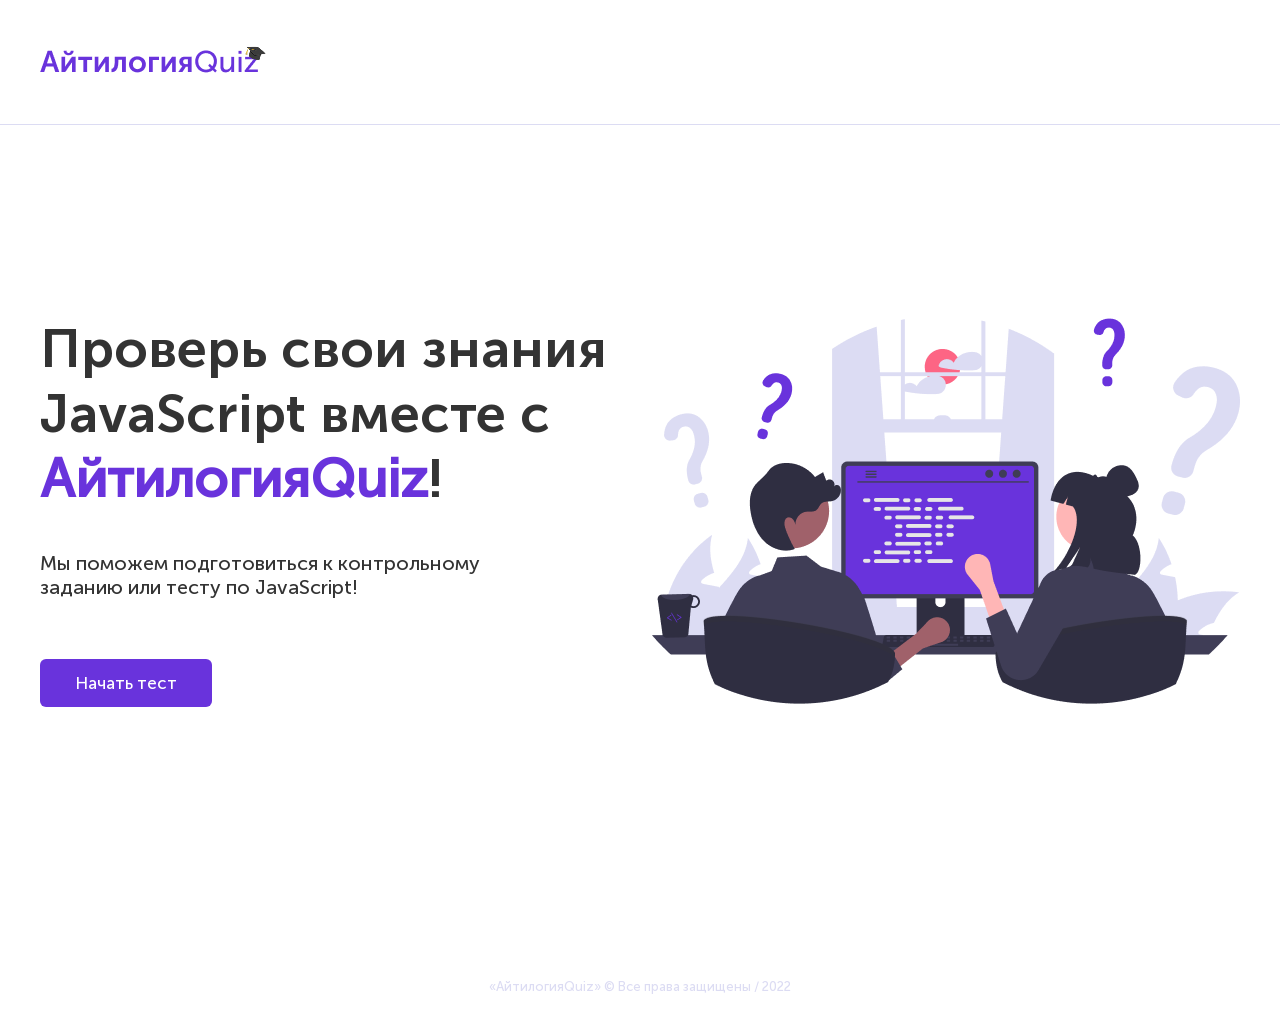
<file: index.html>
<!doctype html>
<html lang="en">
<head>
    <meta charset="UTF-8">
    <meta name="viewport"
          content="width=device-width, user-scalable=no, initial-scale=1.0, maximum-scale=1.0, minimum-scale=1.0">
    <meta http-equiv="X-UA-Compatible" content="ie=edge">
    <title>Айтилогия Quiz</title>
    <link rel="stylesheet" href="css/common.css">
    <link rel="stylesheet" href="css/index.css">
</head>
<body>

<header class="header">
    <section class="container">
        <picture class="logo">
            <img src="assets/image/logo.png" alt="Логотип">
        </picture>
    </section>
</header>

<main class="main">
    <section class="container">
        <article class="main-content">
            <h1 class="big-title">Проверь свои знания JavaScript вместе с <span>АйтилогияQuiz</span>!</h1>
            <p class="main-description">
                Мы поможем подготовиться к контрольному заданию или тесту по JavaScript!
            </p>
            <section class="main-button">
                <a href="form.html" class="button">Начать тест</a>
            </section>
        </article>
        <picture class="main-image">
            <img src="assets/image/main-image.png" alt="Главная картинка">
        </picture>
    </section>
</main>

<footer class="footer">
    «АйтилогияQuiz» © Все права защищены / 2022
</footer>

</body>
</html>
</file>
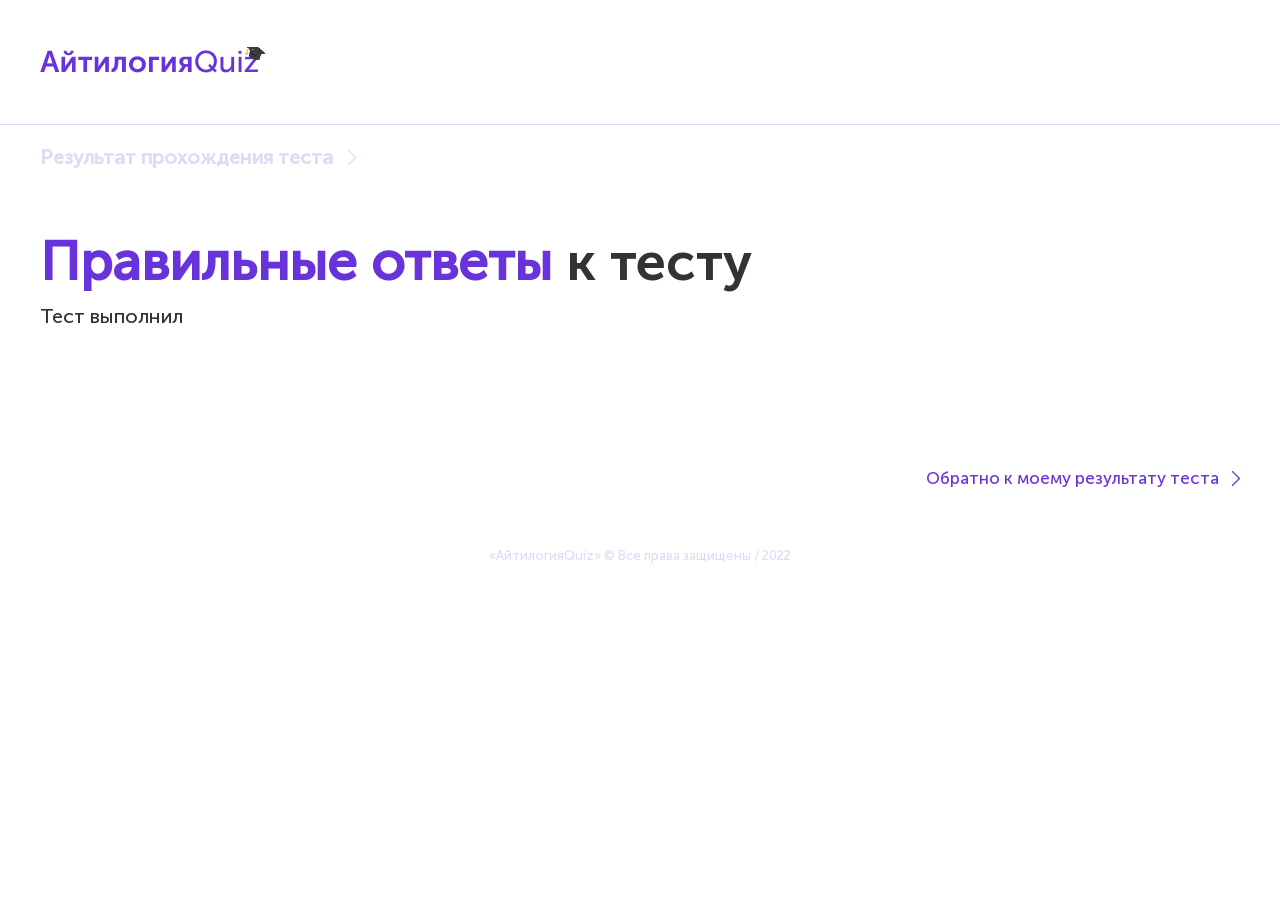
<file: answer.html>
<!doctype html>
<html lang="en">
<head>
    <meta charset="UTF-8">
    <meta name="viewport"
          content="width=device-width, user-scalable=no, initial-scale=1.0, maximum-scale=1.0, minimum-scale=1.0">
    <meta http-equiv="X-UA-Compatible" content="ie=edge">
    <title>Правильные ответы</title>
    <link rel="stylesheet" href="css/common.css">
    <link rel="stylesheet" href="css/answer.css">
</head>
<body>

<header class="header">
    <section class="container">
        <picture class="logo">
            <img src="assets/image/logo.png" alt="Логотип">
        </picture>
    </section>
</header>

<main class="answer">
    <section class="container">
        <h6 class="answer-subtitle">
            Результат прохождения теста
            <img src="assets/image/subtitle-arrow.png" alt="Стрелочка">
            <span id="subtitle-span"></span>
        </h6>
        <h1 class="answer-title big-title"><span>Правильные ответы</span> к тесту</h1>
        <p class="answer-test-user">Тест выполнил <span id="test-user"></span></p>

        <article class="answer-answers" id="answers-container"></article>
        <article class="answer-transition">
            <a href="result.html" id="answer-link">Обратно к моему результату теста<img src="assets/image/small-arrow.png" alt="Cтрелочка"></a>
        </article>
    </section>
</main>

<footer class="footer">
    «АйтилогияQuiz» © Все права защищены / 2022
</footer>


<script src="js/answer.js"></script>
</body>
</html>
</file>
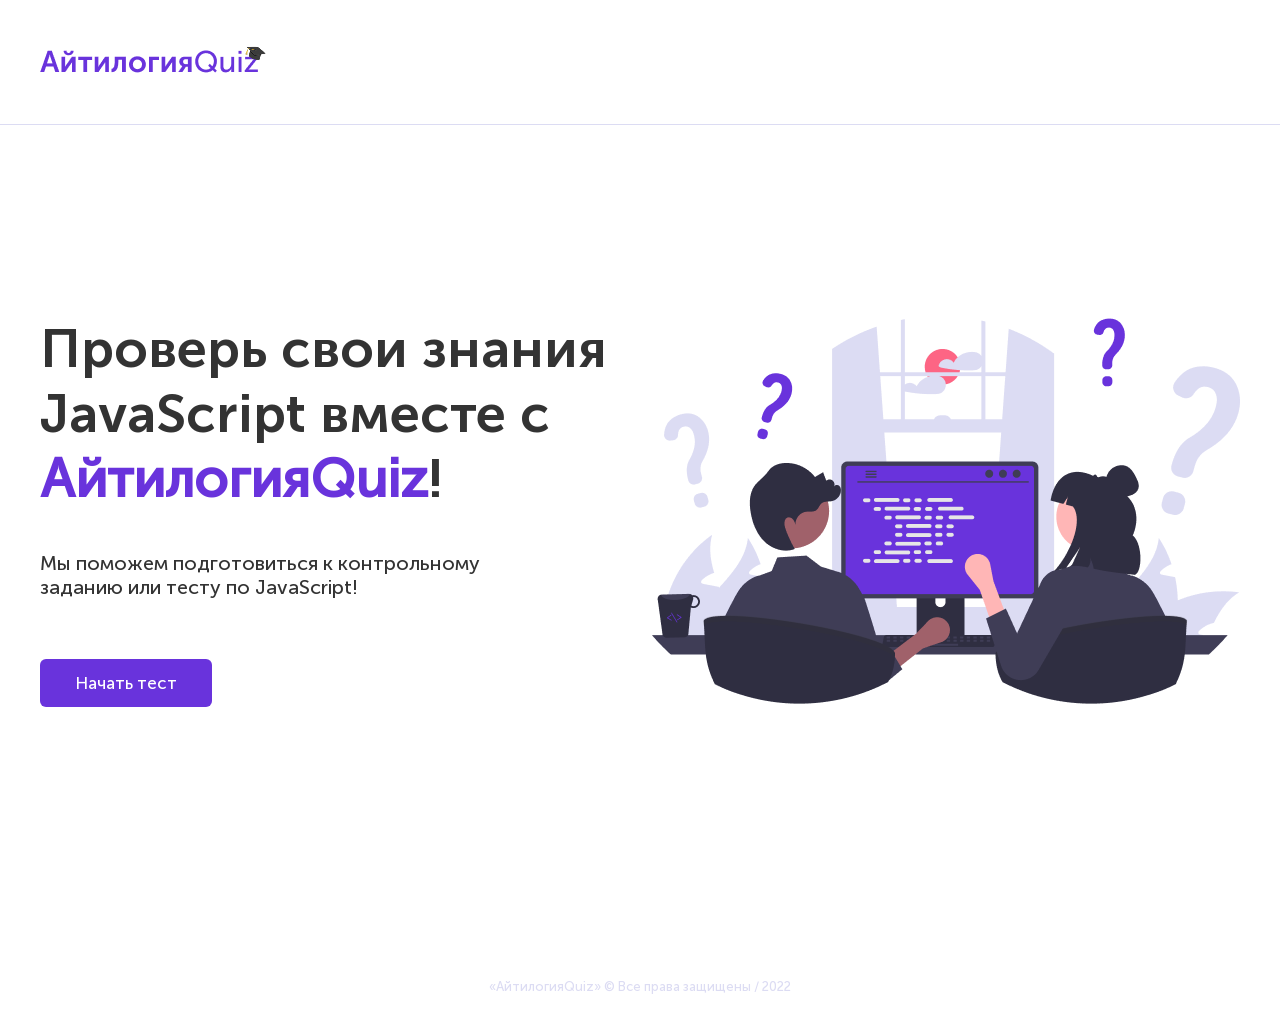
<file: choice.html>
<!doctype html>
<html lang="en">
<head>
    <meta charset="UTF-8">
    <meta name="viewport"
          content="width=device-width, user-scalable=no, initial-scale=1.0, maximum-scale=1.0, minimum-scale=1.0">
    <meta http-equiv="X-UA-Compatible" content="ie=edge">
    <title>Регистрация</title>
    <link rel="stylesheet" href="css/common.css">
    <link rel="stylesheet" href="css/choice.css">
</head>
<body>

<header class="header">
    <section class="container">
        <picture class="logo">
            <img src="assets/image/logo.png" alt="Логотип">
        </picture>
    </section>
</header>

<main class="choice">
    <section class="container">
        <article class="choice-content">
            <h1 class="common-title choice-title">Выберите <span>тему теста</span></h1>
            <p class="choice-description">
                Чтобы начать тест, выберите одну из предложенных ниже тем.
            </p>
            <section class="choice-options" id="choice-options"></section>
        </article>
        <picture class="choice-image">
            <img src="assets/image/choice-image.png" alt="Персонажи">
        </picture>
    </section>
</main>

<footer class="footer">
    «АйтилогияQuiz» © Все права защищены / 2022
</footer>

<script src="js/common.js"></script>
<script src="js/choice.js"></script>
</body>
</html>
</file>
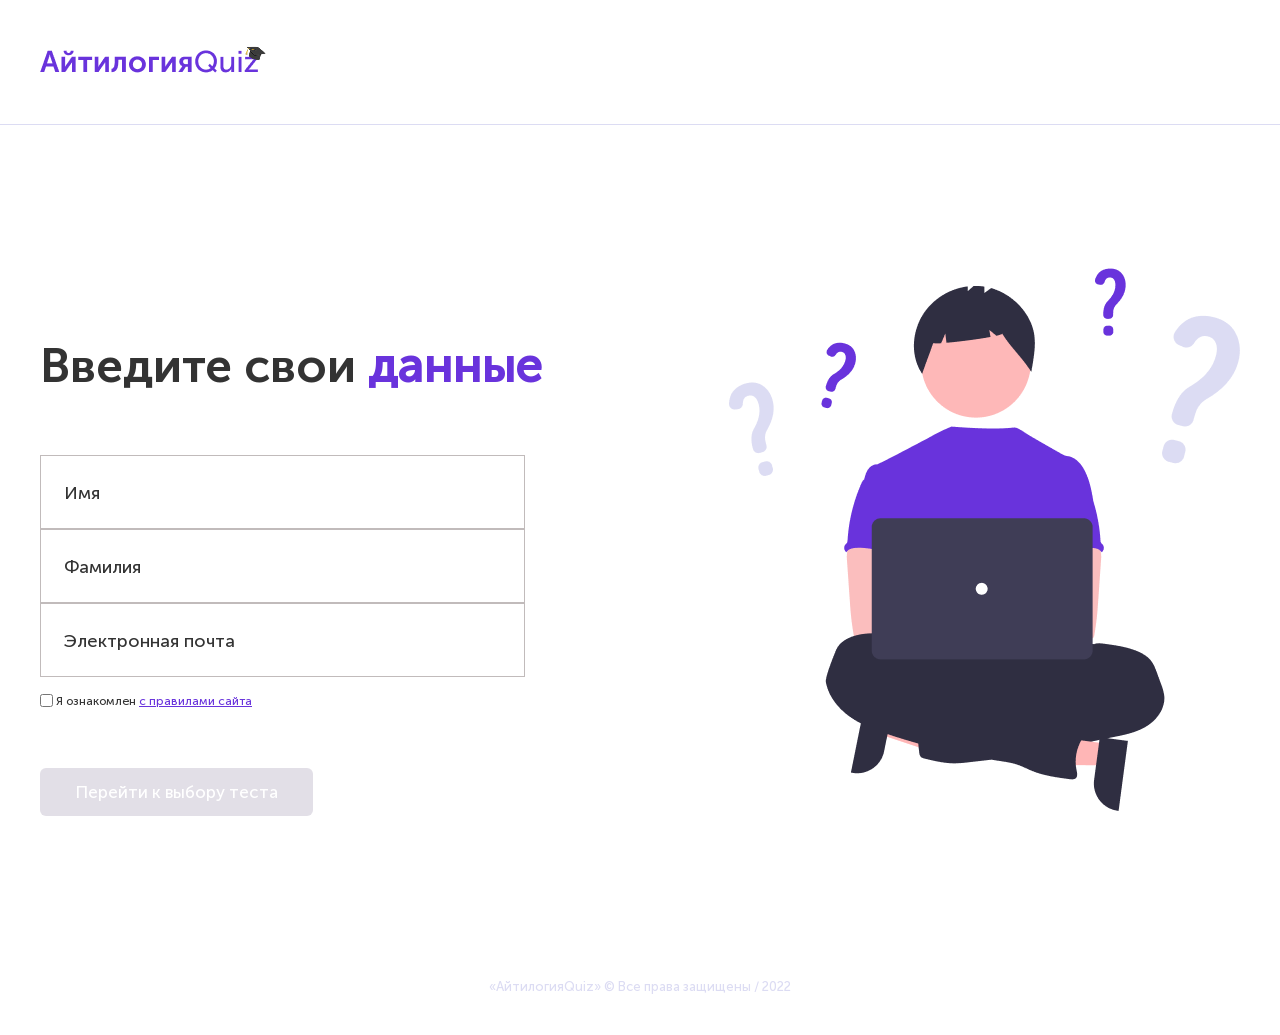
<file: form.html>
<!doctype html>
<html lang="en">
<head>
    <meta charset="UTF-8">
    <meta name="viewport"
          content="width=device-width, user-scalable=no, initial-scale=1.0, maximum-scale=1.0, minimum-scale=1.0">
    <meta http-equiv="X-UA-Compatible" content="ie=edge">
    <title>Регистрация</title>
    <link rel="stylesheet" href="css/common.css">
    <link rel="stylesheet" href="css/form.css">
</head>
<body>

<header class="header">
    <section class="container">
        <picture class="logo">
            <img src="assets/image/logo.png" alt="Логотип">
        </picture>
    </section>
</header>

<main class="form">
    <section class="container">
        <article class="form-content">
            <h1 class="form-title common-title">Введите свои <span>данные</span></h1>
            <section class="form-details">
                <article class="form-group">
                    <input type="text" class="form-input" id="name" required>
                    <label for="name" class="form-label">Имя</label>
                </article>
                <article class="form-group">
                    <input type="text" class="form-input" id="last-name" required>
                    <label for="last-name" class="form-label">Фамилия</label>
                </article>
                <article class="form-group">
                    <input type="text" class="form-input" id="email" required>
                    <label for="email" class="form-label">Электронная почта</label>
                </article>
                <article class="form-agree">
                    <input type="checkbox" id="agree" required>
                    <label for="agree">
                        Я ознакомлен <a href="#">с правилами сайта</a>
                    </label>
                </article>
            </section>
            <section class="form-button">
                <button class="button" id="process" disabled>Перейти к выбору теста</button>
            </section>
        </article>
        <picture class="form-image">
            <img src="assets/image/Info-image.png" alt="Персонаж">
        </picture>
    </section>
</main>

<footer class="footer">
    «АйтилогияQuiz» © Все права защищены / 2022
</footer>

<script src="js/form.js"></script>
</body>
</html>
</file>
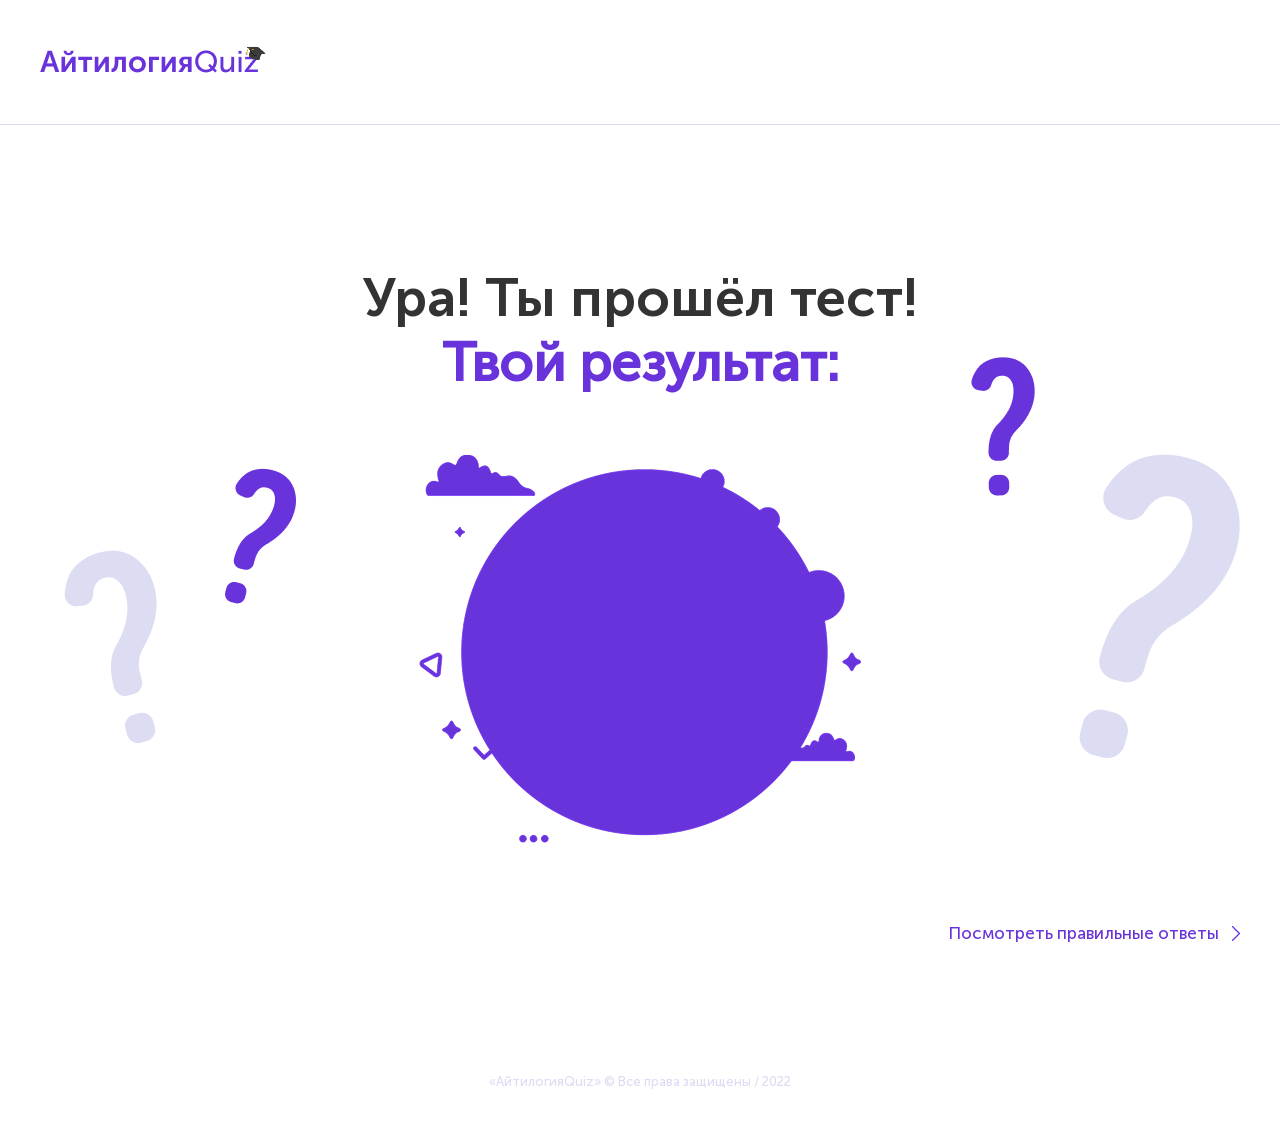
<file: result.html>
<!doctype html>
<html lang="en">
<head>
    <meta charset="UTF-8">
    <meta name="viewport"
          content="width=device-width, user-scalable=no, initial-scale=1.0, maximum-scale=1.0, minimum-scale=1.0">
    <meta http-equiv="X-UA-Compatible" content="ie=edge">
    <title>Результат</title>
    <link rel="stylesheet" href="css/common.css">
    <link rel="stylesheet" href="css/result.css">
</head>
<body>

<header class="header">
    <section class="container">
        <picture class="logo">
            <img src="assets/image/logo.png" alt="Логотип">
        </picture>
    </section>
</header>

<main class="result">
    <section class="container">
        <picture class="result-image">
            <img src="assets/image/question-marks.png" alt="Знаки вопросов">
        </picture>
        <h1 class="result-title big-title">
            Ура! Ты прошёл тест! <span>Твой результат:</span>
        </h1>
        <span class="result-score" id="result-score"></span>
        <article class="result-transition">
            <a href="answer.html" id="result-link">Посмотреть правильные ответы <img src="assets/image/small-arrow.png" alt="Cтрелочка"></a>
        </article>
    </section>
</main>

<footer class="footer">
    «АйтилогияQuiz» © Все права защищены / 2022
</footer>

<script src="js/common.js"></script>
<script src="js/result.js"></script>
</body>
</html>
</file>
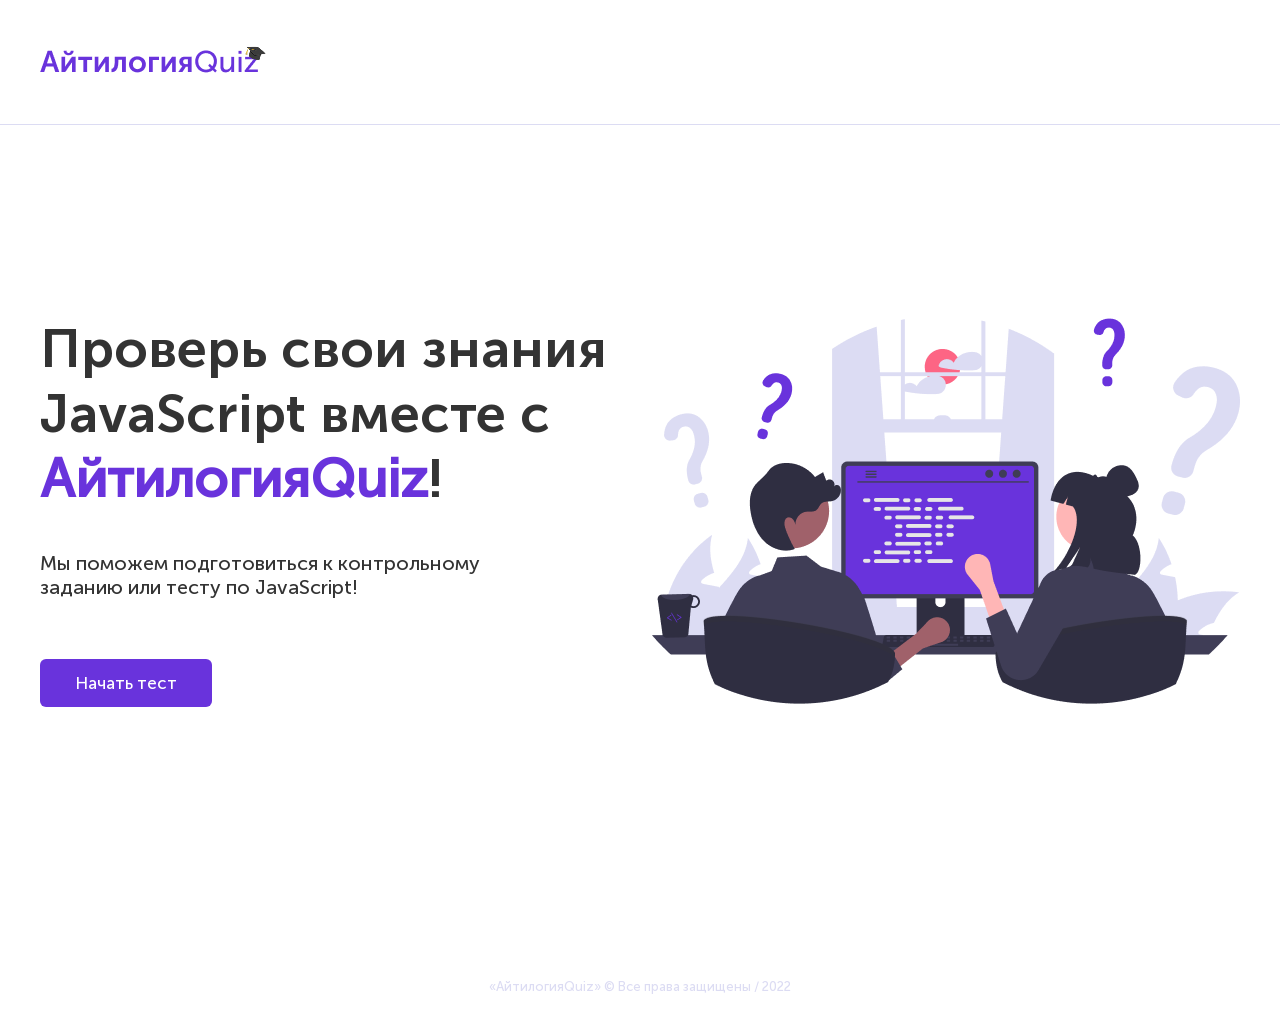
<file: test.html>
<!DOCTYPE html>
<html lang="en">
<head>
    <meta charset="UTF-8">
    <meta name="viewport"
          content="width=device-width, user-scalable=no, initial-scale=1.0, maximum-scale=1.0, minimum-scale=1.0">
    <meta http-equiv="X-UA-Compatible" content="ie=edge">
    <title>Решение теста</title>
    <link rel="stylesheet" href="css/common.css">
    <link rel="stylesheet" href="css/test.css">
</head>
<body>

<header class="header">
    <section class="container">
        <picture class="logo">
            <img src="assets/image/logo.png" alt="Логотип">
        </picture>
    </section>
</header>

<main class="test">
    <section class="container">
        <h6 class="test-pre-title" id="pre-title">Тест №1. “JavaScript: Начальный уровень”</h6>
        <article class="test-progress-bar" id="progress-bar"></article>
        <article class="test-question">
            <h1 class="test-question-title" id="title"><span>Вопрос 2: </span>Тут должен быть текст вопроса?</h1>
            <section class="test-question-options" id="options"></section>
            <section class="test-actions">
                <article class="test-previous-action">
                    <button class="button button-transparent" id="prev" disabled>Назад</button>
                </article>
                <article class="test-time">
                    <span class="test-time-text">Осталось времени:</span>
                    <span class="test-time-clock" id="timer">59</span>
                </article>
                <article class="test-next-action">
                    <button class="button button-transparent" id="next" disabled>Дальше</button>
                </article>
            </section>
            <section class="pass-question">
                <a href="javascript:void(0)" id="pass">Пропустить вопрос <img src="assets/image/small-arrow.png" alt="Cтрелочка"></a>
            </section>
        </article>
    </section>
</main>

<footer class="footer">
    «АйтилогияQuiz» © Все права защищены / 2022
</footer>

<script src="js/common.js"></script>
<script src="js/test.js"></script>
</body>
</html>
</file>
<file: css/common.css>
* {
    box-sizing: border-box;
    margin: 0;
    padding: 0;
    scroll-behavior: smooth;
    font-family: "Museo Sans Cyrl", sans-serif;
    color: #333333;
}

@font-face {
    src: url("../assets/fonts/museosanscyrl-500.ttf");
    font-family: "Museo Sans Cyrl";
}

@font-face {
    src: url("../assets/fonts/museosanscyrl-700.ttf");
    font-family: "Museo Sans Cyrl Bold";
}

a {
    color: #6933DC;
}

.header {
    padding: 42px 0 40px;
    border-bottom: 1px solid #DCDCF3;
}

.container {
    max-width: 1200px;
    margin: 0 auto;
}

.common-title {
    font-family: "Museo Sans Cyrl Bold", sans-serif;
    font-size: 48px;
    line-height: 58px;
}

.big-title {
    font-family: "Museo Sans Cyrl Bold", sans-serif;
    font-size: 54px;
    line-height: 65px;
}

.big-title span {
    color: #6933DC;
}

.common-title span {
    color: #6933DC;
}

.button {
    padding: 14px 35px;
    background: #6933DC;
    border-radius: 6px;
    color: #FFFFFF;
    font-size: 17px;
    line-height: 20px;
    border: 0;
    transition: .4s;
    cursor: pointer;
    text-decoration: none;
}

a.button {
    display: inline-block;
}

.button:hover {
    background: #4d11ca;
}

.button:disabled {
    background: #e2dfe7;
    cursor: not-allowed;
}

.button-transparent {
    background: transparent;
    color: #6933DC;
    border: 1px solid #6933dc;
}

.button-transparent:hover {
    background: #6933DC;
    color: #FFFFFF;
}

.button-transparent:disabled {
    background: transparent;
    color: #e2dfe7;
    border: 1px solid #e2dfe7;
}

.footer {
    padding: 40px 0;
    text-align: center;
    font-size: 13px;
    line-height: 16px;
    color: #DCDCF3;
}
</file>
<file: css/index.css>
.main {
    padding-top: 190px;
    padding-bottom: 231px;
}
.main .container {
    display: flex;
    align-items: center;
    justify-content: space-between;
}
.main-content {
    max-width: 588px;
}
.main-description {
    margin-top: 40px;
    font-size: 20px;
    line-height: 24px;
    max-width: 486px;
}
.main-button {
    margin-top: 60px;
}
</file>
<file: css/answer.css>
.answer {
    padding-top: 20px;
    padding-bottom: 20px;
}
.answer-subtitle {
    display: flex;
    align-items: center;
    gap: 15px;
    font-size: 20px;
    line-height: 24px;
    color: #DCDCF3;
}
.answer-subtitle span {
    color: #6933DC;
}
.answer-title {
    margin-top: 60px;
}
.answer-title span {
    color: #6933DC;
}
.answer-test-user {
    font-size: 20px;
    line-height: 24px;
    margin-top: 10px;
}
.answer-test-user span {
    color: #6933DC;
}
.answer-answers {
    margin-top: 60px;
    display: flex;
    flex-direction: column;
}
.answer-question-title {
    font-family: 'Museo Sans Cyrl Bold', sans-serif;
    font-size: 36px;
    line-height: 43px;
}
.answer-question-title span {
    color: #6933DC;
}
.answer-variants {
    margin-top: 40px;
    margin-bottom: 60px;
    display: flex;
    flex-direction: column;
    gap: 20px;
}
.answer-variant {
    display: flex;
    font-size: 20px;
    line-height: 24px;
}
.answer-variant.correct {
    color: #5FDC33;
}
.answer-variant.incorrect {
    color: #DC3333;
}
.answer-variant:before {
    content: "";
    border: 3px solid #6933DC;
    border-radius: 50%;
    width: 20px;
    height: 20px;
    margin-right: 10px;
    box-sizing: border-box;
}
.answer-variant.correct:before {
    content: "";
    border: 6px solid #5FDC33;
    border-radius: 50%;
    width: 20px;
    height: 20px;
    box-sizing: border-box;
}
.answer-variant.incorrect:before {
    content: "";
    border: 6px solid #DC3333;
    border-radius: 50%;
    width: 20px;
    height: 20px;
    box-sizing: border-box;
}
.answer-transition {
    margin-top: 80px;
    width: 100%;
    display: flex;
    justify-content: flex-end;
}
.answer-transition a {
    font-size: 17px;
    line-height: 20px;
    text-decoration: none;
    display: flex;
    align-items: center;
}
.answer-transition a:hover {
    text-decoration: underline;
}
.answer-transition a img {
    margin-left: 13px;
}
</file>
<file: css/choice.css>
.choice {
    padding-top: 180px;
    padding-bottom: 227px;
}
.choice .container {
    display: flex;
    align-items: center;
    justify-content: space-between;
}
.choice-content {
    max-width: 583px;
}
.choice-description {
    margin-top: 40px;
    font-size: 18px;
    line-height: 22px;
}
.choice-options {
    margin-top: 60px;
    width: 588px;
}
.choice-option {
    position: relative;
    background: #FFFFFF;
    border: 1px solid #C1BBBB;
    font-size: 18px;
    line-height: 22px;
    padding: 26px 70px 26px 40px;
    transition: .2s;
}
.choice-option:hover {
    border-left: 5px solid #6933DC;
    cursor: pointer;
}
.choice-option:hover .choice-option-text {
    font-family: "Museo Sans Cyrl Bold", sans-serif;
    color: #6933DC;
}
.choice-option-arrow {
    position: absolute;
    right: 40px;
    top: 27px;
    display: none;
}
.choice-option:hover .choice-option-arrow {
    display: block;
}
</file>
<file: css/form.css>
.form {
    padding-top: 140px;
    padding-bottom: 123px;
}
.form .container {
    display: flex;
    align-items: flex-end;
    justify-content: space-between;
}
.form-content {
    max-width: 504px;
}
.form-details {
    margin-top: 60px;
    max-width: 485px;
}
.form-group {
    position: relative;
    background-color: #FFFFFF;
    border: 1px solid #C1BBBB;
    padding: 12px 23px 13px;
    width: 485px;
    height: 74px;
    transition: .2s ease all;
}
.form-input {
    border: 0;
    outline: 0;
    width: 100%;
    height: 100%;
    padding: 0;
    font-family: "Museo Sans Cyrl Bold", sans-serif;
    font-size: 18px;
    line-height: 22px;
    color: #6933DC;
}
.form-label {
    font-size: 18px;
    line-height: 22px;
    position: absolute;
    left: 23px;
    top: 26px;
    transition: .2s ease all;
}
.form-input:focus ~ .form-label,
.form-input:not(:focus):valid ~ .form-label {
    top: 12px;
}
.form-input:valid,
.form-input:focus {
    margin-top: 27px;
    height: auto;
}
.form-group:focus-within {
    border-left: 5px solid #6933DC;
}
.form-agree {
    margin-top: 15px;
    font-size: 12px;
    line-height: 14px;
}
.form-agree input {
    top: 2px;
    position: relative;
}
.form-agree input,
.form-agree label {
    cursor: pointer;
}
.form-button {
    margin-top: 60px;
}
</file>
<file: css/result.css>
.result {
    padding-top: 140px;
    padding-bottom: 91px;
    text-align: center;
}
.result .container {
    display: flex;
    flex-direction: column;
    align-items: center;
    position: relative;
}
.result-image {
    position: absolute;
    top: 85px;
    z-index: -1;
}
.result-title {
    max-width: 588px;
    margin-bottom: 60px;
}
.result-score {
    background-image: url("../assets/image/result-image.png");
    background-position: center;
    background-size: cover;
    width: 480px;
    height: 388px;
    display: flex;
    align-items: center;
    justify-content: center;
    font-family: 'Museo Sans Cyrl Bold', sans-serif;
    font-size: 158px;
    line-height: 190px;
    color: #FFFFFF;
}
.result-transition {
    margin-top: 80px;
    width: 100%;
    display: flex;
    justify-content: flex-end;
}
.result-transition a {
    font-size: 17px;
    line-height: 20px;
    text-decoration: none;
    display: flex;
    align-items: center;
}
.result-transition a:hover {
    text-decoration: underline;
}
.result-transition a img {
    margin-left: 13px;
}
</file>
<file: css/test.css>
.test {
    padding: 20px 0 50px;
}

.test-pre-title {
    font-size: 20px;
    line-height: 24px;
    color: #DCDCF3;
}

.test-progress-bar {
    margin-top: 60px;
    margin-bottom: 80px;
    display: flex;
}

.test-progress-bar-item {
    display: flex;
    flex-direction: column;
    align-items: center;
    position: relative;
}

.test-progress-bar-item:not(:first-child) {
    margin-left: 130px;
}

.test-progress-bar-item:not(:last-child)::before {
    content: "";
    z-index: -1;
    position: absolute;
    width: 184px;
    background: #DCDCF3;
    height: 6px;
    left: 38px;
    top: 10px;
}

.test-progress-bar-item.complete:not(:last-child)::before {
    content: "";
    background: #6933DC;
}

.test-progress-bar-item-circle {
    width: 26px;
    height: 26px;
    background: #DCDCF3;
    border-radius: 50%;
}

.test-progress-bar-item.complete .test-progress-bar-item-circle,
.test-progress-bar-item.active .test-progress-bar-item-circle {
    background: #6933DC;
}

.test-progress-bar-item.active::after {
    content: "";
    border-radius: 50%;
    position: absolute;
    z-index: 1;
    width: 14px;
    height: 14px;
    background: #DCDCF3;
    top: 6px;
}

.test-progress-bar-item-text {
    font-size: 13px;
    line-height: 16px;
    margin-top: 10px;
}

.test-question-title {
    font-family: "Museo Sans Cyrl Bold", sans-serif;
    font-size: 36px;
    line-height: 43px;
}

.test-question-title span {
    color: #6933DC;
}

.test-question-options {
    margin-top: 58px;
    min-height: 344px;
}

.test-question-option {
    font-size: 20px;
    line-height: 24px;
    margin-bottom: 20px;
    display: flex;
}

.test-question-option label {
    cursor: pointer;
}

.test-actions {
    display: flex;
    justify-content: space-between;
    align-items: center;
}

.test-time {
    display: flex;
    align-items: center;
}

.test-time-text {
    font-size: 17px;
    line-height: 20px;
    color: #6933DC;
    margin-right: 15px;
}

.test-time-clock {
    background-image: url("../assets/image/timer.png");
    background-position: center;
    background-size: cover;
    width: 27px;
    height: 29px;
    font-size: 10px;
    line-height: 28px;
    text-align: center;
}

.pass-question {
    display: flex;
    justify-content: flex-end;
    margin-top: 10px;
}

.pass-question a {
    font-size: 17px;
    line-height: 20px;
    color: #6933DC;
    text-decoration: none;
    display: flex;
    align-items: center;
}

.pass-question a:hover {
    text-decoration: underline;
}

.pass-question a img {
    margin-left: 13px;
}

input[type="radio"] {
    appearance: none;
    -webkit-appearance: none;
    width: 20px;
    height: 20px;
    border: 3px solid #6933DC;
    border-radius: 50%;
    margin: 0 13px 0 0;
    transform: translateY(2px);

    display: grid;
    place-content: center;
    cursor: pointer;
}

input[type="radio"]::before {
    content: "";
    width: 10px;
    height: 10px;
    border-radius: 50%;
    box-shadow: inset 10px 10px #6933DC;
    transition: .2s ease transform;
    transform: scale(0);
}

input[type="radio"]:checked::before {
    transform: scale(1);
}
</file>
